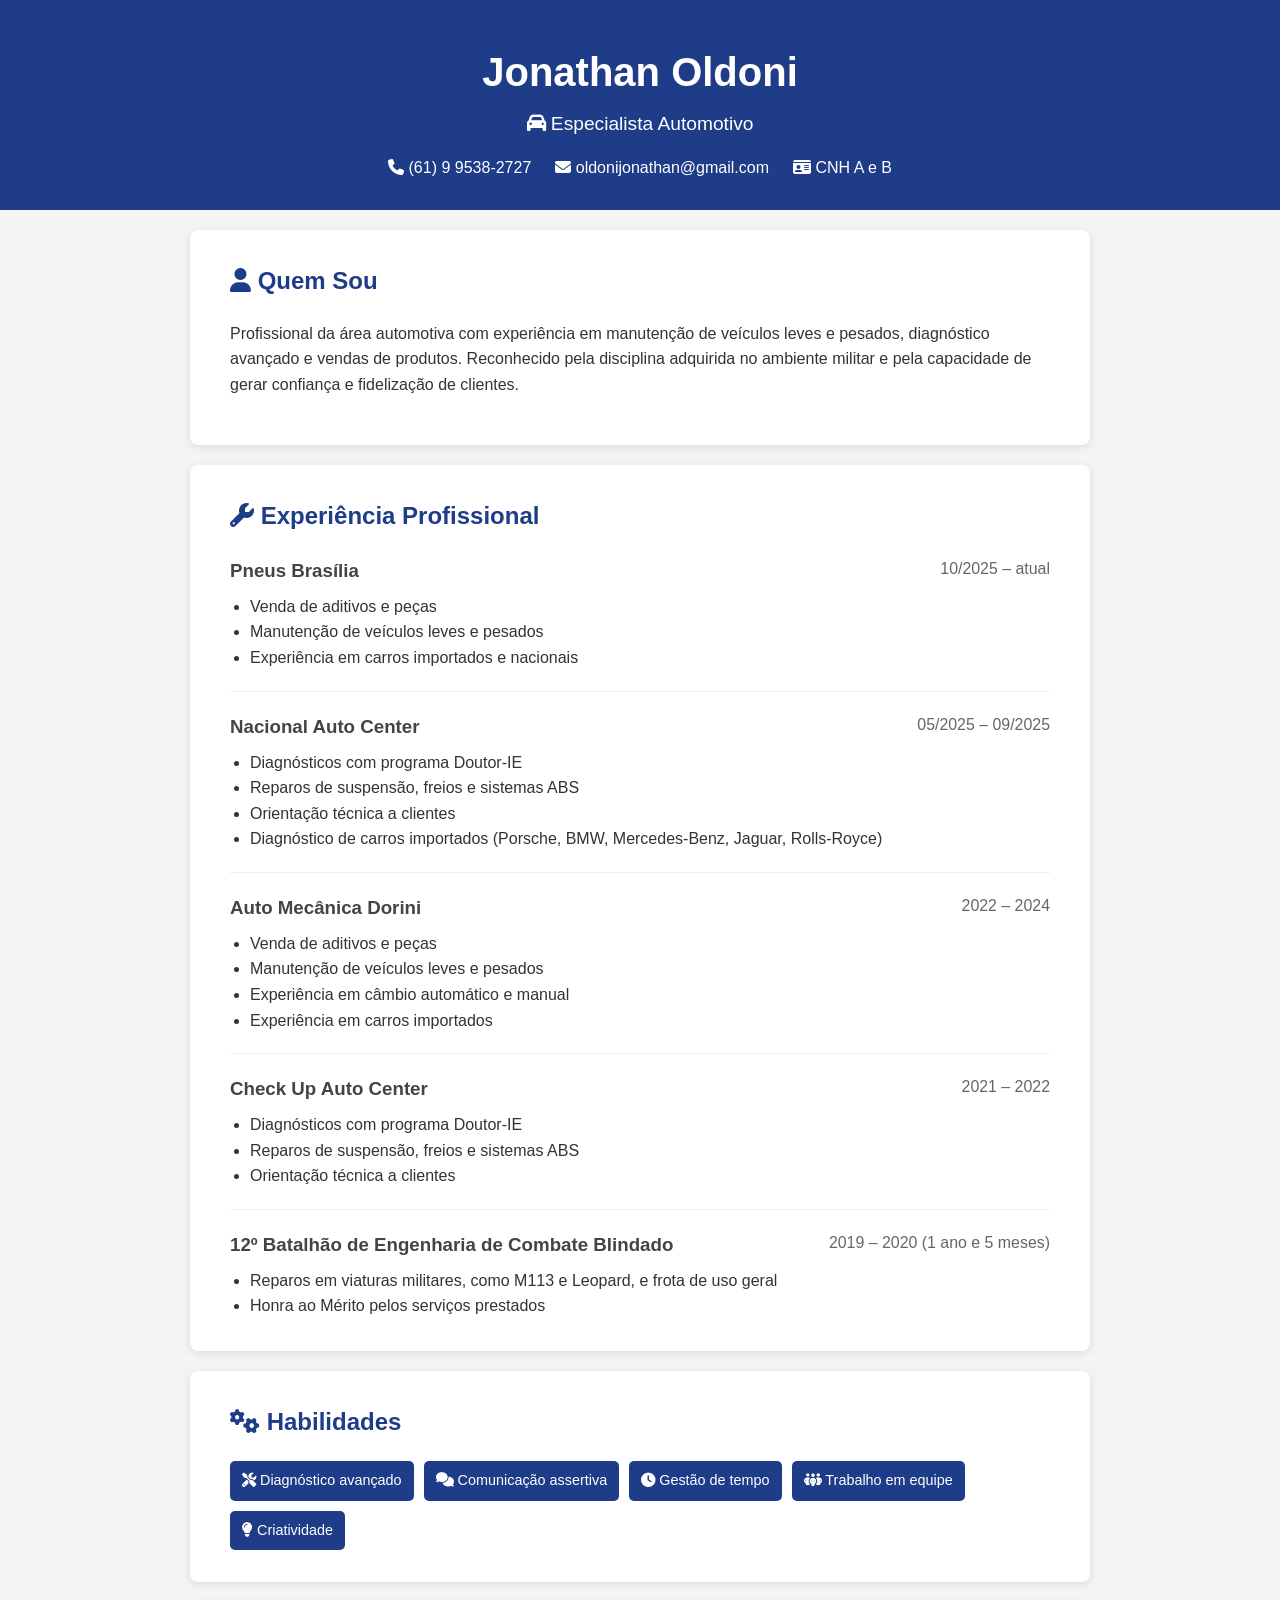
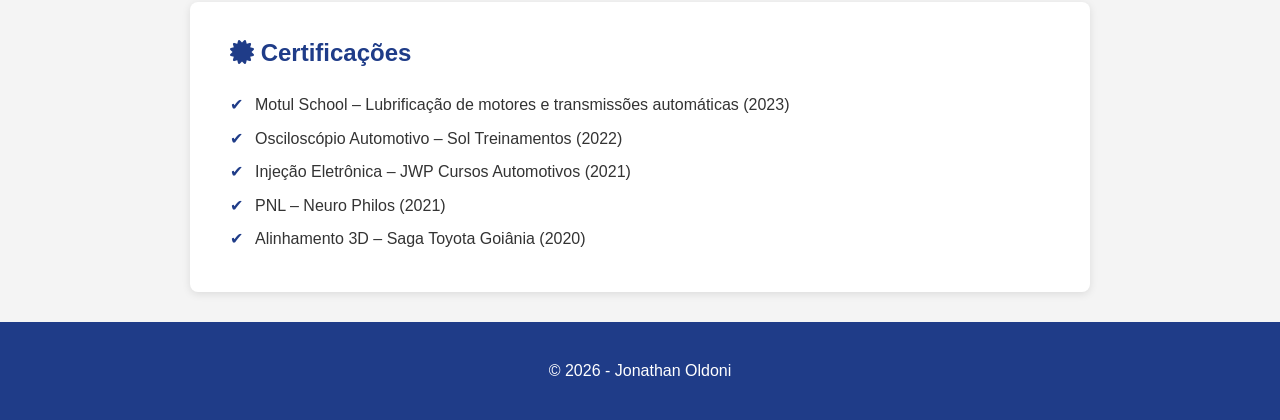
<file: index.html>
<!DOCTYPE html>
<html lang="pt-BR">
<head>
  <meta charset="UTF-8">
  <meta name="viewport" content="width=device-width, initial-scale=1.0">
  <meta name="description" content="Currículo de Jonathan Oldoni, especialista automotivo com experiência em diagnóstico, manutenção de veículos leves e pesados e vendas.">
  <title>Jonathan Oldoni - Especialista Automotivo</title>
  <link rel="stylesheet" href="https://cdnjs.cloudflare.com/ajax/libs/font-awesome/6.4.0/css/all.min.css">
  <link rel="stylesheet" href="style.css">
</head>
<body>
  <header>
    <div class="container">
      <h1>Jonathan Oldoni</h1>
      <p class="role"><i class="fa-solid fa-car" aria-hidden="true"></i> Especialista Automotivo</p>

      <ul class="contact">
        <li>
          <a href="tel:+5561995382727">
            <i class="fa-solid fa-phone" aria-hidden="true"></i> (61) 9 9538-2727
          </a>
        </li>
        <li>
          <a href="mailto:oldonijonathan@gmail.com">
            <i class="fa-solid fa-envelope" aria-hidden="true"></i> oldonijonathan@gmail.com
          </a>
        </li>
        <li>
          <i class="fa-solid fa-id-card" aria-hidden="true"></i> CNH A e B
        </li>
      </ul>
    </div>
  </header>

  <main>
    <section class="about">
      <h2><i class="fa-solid fa-user" aria-hidden="true"></i> Quem Sou</h2>
      <p>Profissional da área automotiva com experiência em manutenção de veículos leves e pesados, diagnóstico avançado e vendas de produtos. Reconhecido pela disciplina adquirida no ambiente militar e pela capacidade de gerar confiança e fidelização de clientes.</p>
    </section>

    <section class="experience">
      <h2><i class="fa-solid fa-wrench" aria-hidden="true"></i> Experiência Profissional</h2>

      <article class="job">
        <h3>Pneus Brasília <span class="period">10/2025 – atual</span></h3>
        <ul>
          <li>Venda de aditivos e peças</li>
          <li>Manutenção de veículos leves e pesados</li>
          <li>Experiência em carros importados e nacionais</li>
        </ul>
      </article>

      <article class="job">
        <h3>Nacional Auto Center <span class="period">05/2025 – 09/2025</span></h3>
        <ul>
          <li>Diagnósticos com programa Doutor-IE</li>
          <li>Reparos de suspensão, freios e sistemas ABS</li>
          <li>Orientação técnica a clientes</li>
          <li>Diagnóstico de carros importados (Porsche, BMW, Mercedes-Benz, Jaguar, Rolls-Royce)</li>
        </ul>
      </article>

      <article class="job">
        <h3>Auto Mecânica Dorini <span class="period">2022 – 2024</span></h3>
        <ul>
          <li>Venda de aditivos e peças</li>
          <li>Manutenção de veículos leves e pesados</li>
          <li>Experiência em câmbio automático e manual</li>
          <li>Experiência em carros importados</li>
        </ul>
      </article>

      <article class="job">
        <h3>Check Up Auto Center <span class="period">2021 – 2022</span></h3>
        <ul>
          <li>Diagnósticos com programa Doutor-IE</li>
          <li>Reparos de suspensão, freios e sistemas ABS</li>
          <li>Orientação técnica a clientes</li>
        </ul>
      </article>

      <article class="job">
        <h3>12º Batalhão de Engenharia de Combate Blindado <span class="period">2019 – 2020 (1 ano e 5 meses)</span></h3>
        <ul>
          <li>Reparos em viaturas militares, como M113 e Leopard, e frota de uso geral</li>
          <li>Honra ao Mérito pelos serviços prestados</li>
        </ul>
      </article>
    </section>

    <section class="skills">
      <h2><i class="fa-solid fa-gears" aria-hidden="true"></i> Habilidades</h2>
      <ul class="skill-list">
        <li><i class="fa-solid fa-screwdriver-wrench" aria-hidden="true"></i> Diagnóstico avançado</li>
        <li><i class="fa-solid fa-comments" aria-hidden="true"></i> Comunicação assertiva</li>
        <li><i class="fa-solid fa-clock" aria-hidden="true"></i> Gestão de tempo</li>
        <li><i class="fa-solid fa-people-group" aria-hidden="true"></i> Trabalho em equipe</li>
        <li><i class="fa-solid fa-lightbulb" aria-hidden="true"></i> Criatividade</li>
      </ul>
    </section>

    <section class="certifications">
      <h2><i class="fa-solid fa-certificate" aria-hidden="true"></i> Certificações</h2>
      <ul>
        <li>Motul School – Lubrificação de motores e transmissões automáticas (2023)</li>
        <li>Osciloscópio Automotivo – Sol Treinamentos (2022)</li>
        <li>Injeção Eletrônica – JWP Cursos Automotivos (2021)</li>
        <li>PNL – Neuro Philos (2021)</li>
        <li>Alinhamento 3D – Saga Toyota Goiânia (2020)</li>
      </ul>
    </section>
  </main>

  <footer>
    <p>© <span id="ano">2026</span> - Jonathan Oldoni</p>
  </footer>

  <script>
    // Mantém o ano do rodapé sempre atualizado
    document.getElementById('ano').textContent = new Date().getFullYear();
  </script>
</body>
</html>
</file>
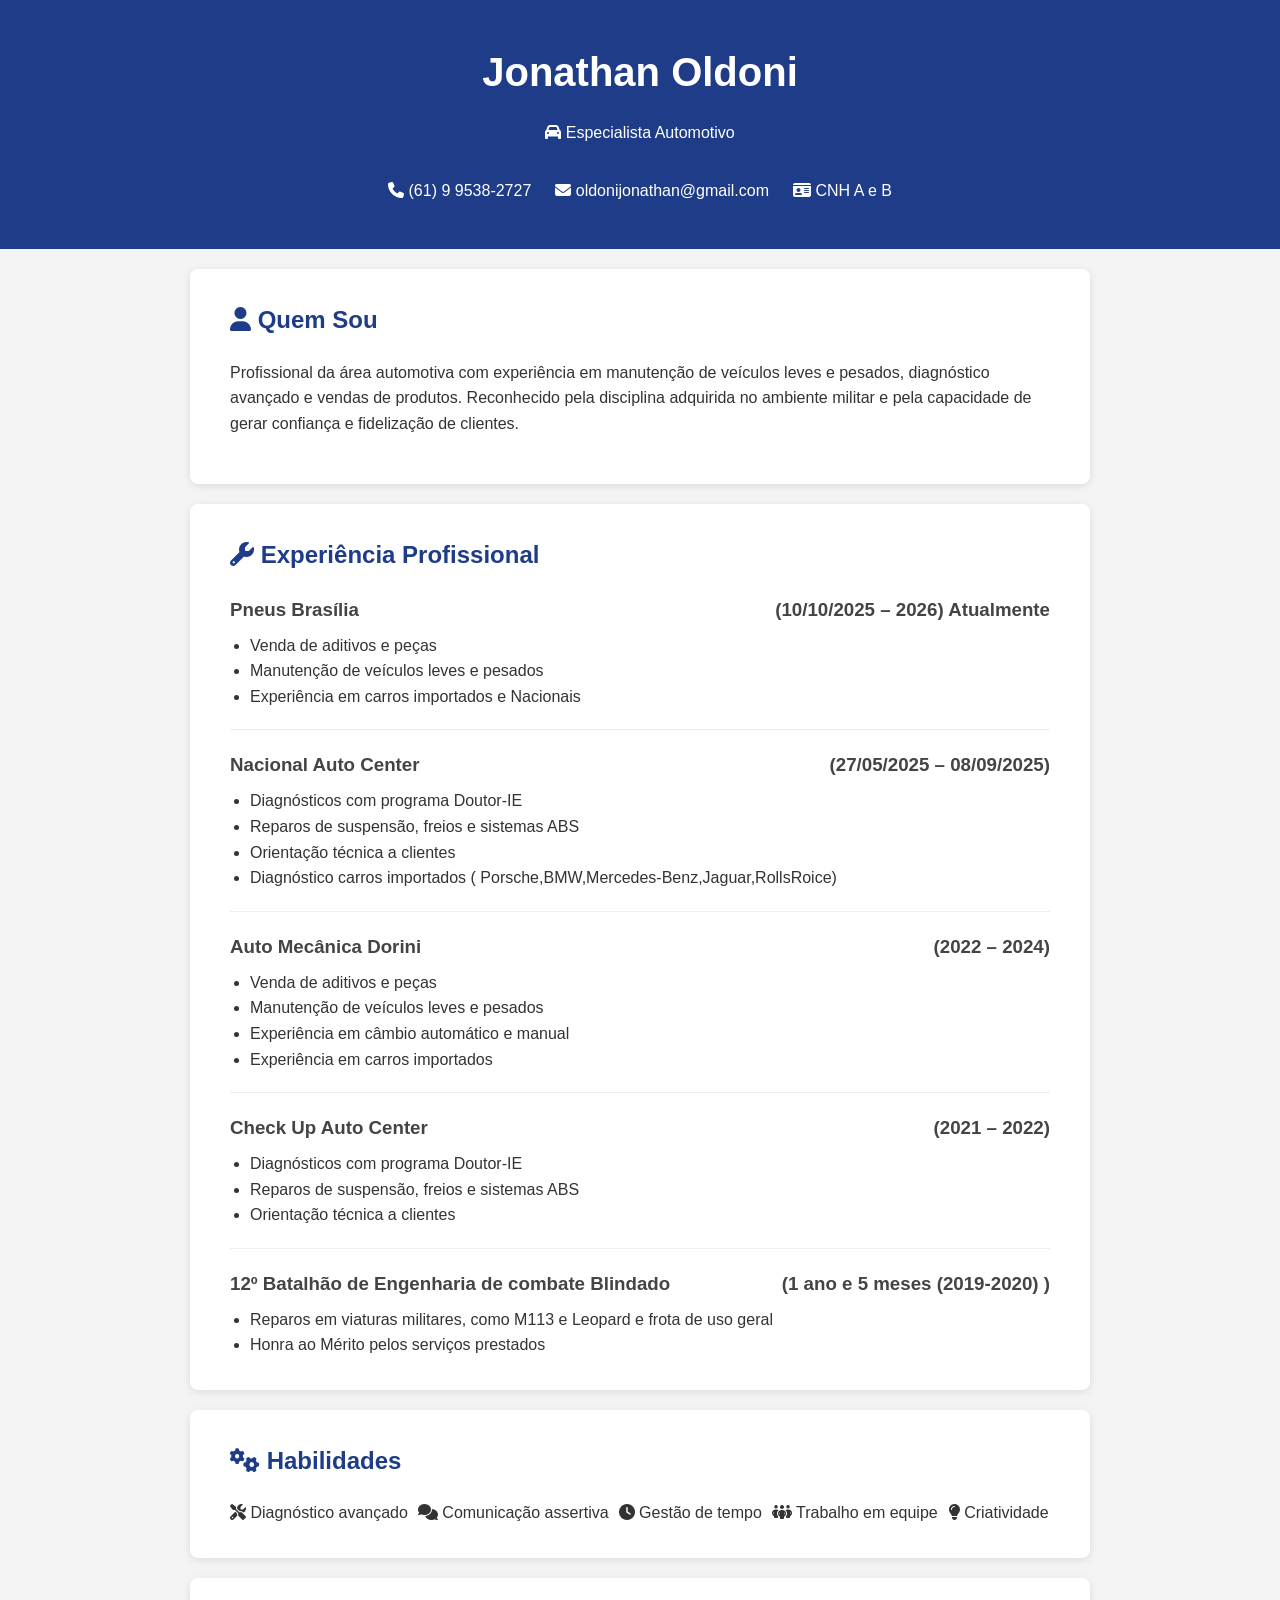
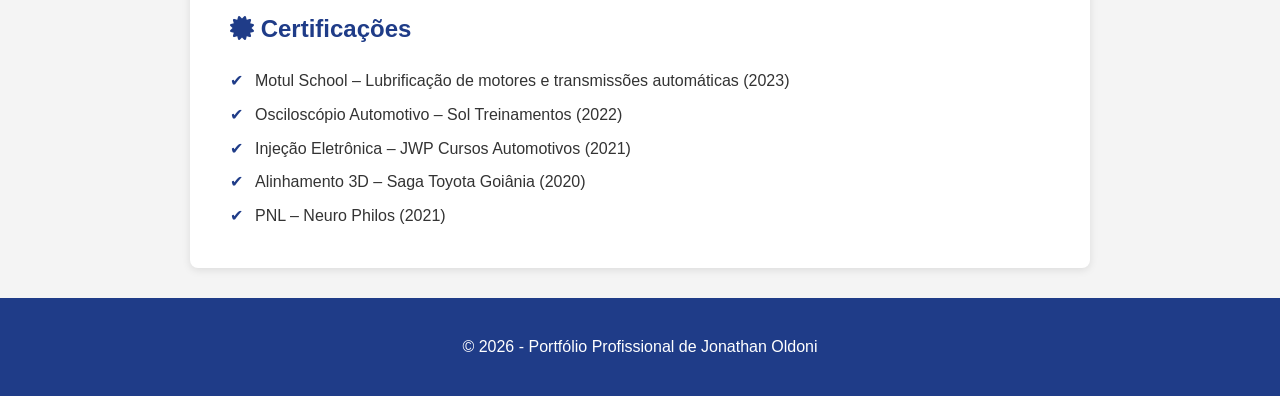
<file: mecanico.html>
<!DOCTYPE html>
<html lang="pt-BR">
<head>
  <meta charset="UTF-8">
  <meta name="viewport" content="width=device-width, initial-scale=1.0">
  <title>Portfólio - Jonathan Oldoni</title>
  <link rel="stylesheet" href="style.css">
  <link rel="stylesheet" href="https://cdnjs.cloudflare.com/ajax/libs/font-awesome/6.4.0/css/all.min.css">
</head>
<body>
  <header>
    <div class="container">
      <h1>Jonathan Oldoni</h1>
      <p><i class="fa-solid fa-car"></i> Especialista Automotivo</p>
      <div class="contact">
        <p><i class="fa-solid fa-phone"></i> (61) 9 9538-2727 </p>
        <p><i class="fa-solid fa-envelope"></i> oldonijonathan@gmail.com</p>
        <p><i class="fa-solid fa-id-card"></i> CNH A e B</p>
      </div>
    </div>
  </header>

  <section class="about">
    <h2><i class="fa-solid fa-user"></i> Quem Sou</h2>
    <p>Profissional da área automotiva com experiência em manutenção de veículos leves e pesados, diagnóstico avançado e vendas de produtos. Reconhecido pela disciplina adquirida no ambiente militar e pela capacidade de gerar confiança e fidelização de clientes.</p>
  </section>

  <section class="experience">
    <h2><i class="fa-solid fa-wrench"></i> Experiência Profissional</h2>


    <div class="job">
      <h3>Pneus Brasília <span>(10/10/2025 – 2026) Atualmente </span></h3>
      <ul>
        <li>Venda de aditivos e peças</li>
        <li>Manutenção de veículos leves e pesados</li>
        <li>Experiência em carros importados e Nacionais</li>
      </ul>
    </div>

      <div class="job">
      <h3>Nacional Auto Center <span>(27/05/2025 – 08/09/2025)</span></h3>
      <ul>
        <li>Diagnósticos com programa Doutor-IE</li>
        <li>Reparos de suspensão, freios e sistemas ABS</li>
        <li>Orientação técnica a clientes</li>
        <li>Diagnóstico carros importados ( Porsche,BMW,Mercedes-Benz,Jaguar,RollsRoice)</li>
      </ul>
    </div>


    <div class="job">
      <h3>Auto Mecânica Dorini <span>(2022 – 2024)</span></h3>
      <ul>
        <li>Venda de aditivos e peças</li>
        <li>Manutenção de veículos leves e pesados</li>
        <li>Experiência em câmbio automático e manual</li>
        <li>Experiência em carros importados</li>
      </ul>
    </div>


    <div class="job">
      <h3>Check Up Auto Center <span>(2021 – 2022)</span></h3>
      <ul>
        <li>Diagnósticos com programa Doutor-IE</li>
        <li>Reparos de suspensão, freios e sistemas ABS</li>
        <li>Orientação técnica a clientes</li>
      </ul>
    </div>


    <div class="job">
      <h3>12º Batalhão de Engenharia de combate Blindado <span>(1 ano e 5 meses  (2019-2020) )</span></h3>
      <ul>
        <li>Reparos em viaturas militares, como M113 e Leopard e frota de uso geral</li>
        <li>Honra ao Mérito pelos serviços prestados</li>
      </ul>
    </div>
    


  </section>
  <section class="skills">
    <h2><i class="fa-solid fa-gears"></i> Habilidades</h2>
    <div class="skill-list">
      <span><i class="fa-solid fa-screwdriver-wrench"></i> Diagnóstico avançado</span>
      <span><i class="fa-solid fa-comments"></i> Comunicação assertiva</span>
      <span><i class="fa-solid fa-clock"></i> Gestão de tempo</span>
      <span><i class="fa-solid fa-people-group"></i> Trabalho em equipe</span>
      <span><i class="fa-solid fa-lightbulb"></i> Criatividade</span>
    </div>
  </section>

  <section class="certifications">
    <h2><i class="fa-solid fa-certificate"></i> Certificações</h2>
    <ul>
      <li>Motul School – Lubrificação de motores e transmissões automáticas (2023)</li>
      <li>Osciloscópio Automotivo – Sol Treinamentos (2022)</li>
      <li>Injeção Eletrônica – JWP Cursos Automotivos (2021)</li>
      <li>Alinhamento 3D – Saga Toyota Goiânia (2020)</li>
      <li>PNL – Neuro Philos (2021)</li>
    </ul>
  </section>

  <footer>
    <p>© 2026 - Portfólio Profissional de Jonathan Oldoni</p>
  </footer>
</body>
</html>
</file>
<file: style.css>
/* ===== Variáveis: troque aqui e muda o site todo ===== */
:root {
  --cor-primaria: #1f3c88;
  --cor-texto: #333;
  --cor-texto-suave: #666;
  --cor-fundo: #f4f4f4;
  --cor-card: #fff;
  --raio: 8px;
  --sombra: 0 2px 8px rgba(0, 0, 0, 0.1);
}

* {
  box-sizing: border-box;
}

body {
  font-family: 'Segoe UI', Tahoma, Geneva, Verdana, sans-serif;
  margin: 0;
  background-color: var(--cor-fundo);
  color: var(--cor-texto);
  line-height: 1.6;
}

/* ===== Cabeçalho ===== */
header {
  background: var(--cor-primaria);
  color: #fff;
  padding: 30px 16px;
  text-align: center;
}

header h1 {
  margin: 10px 0 0;
  font-size: 2.5em;
}

.role {
  font-size: 1.2em;
  margin: 5px 0 15px;
}

.contact {
  list-style: none;
  padding: 0;
  margin: 0;
  display: flex;
  flex-wrap: wrap;
  justify-content: center;
  gap: 8px 24px;
}

.contact a {
  color: #fff;
  text-decoration: none;
}

.contact a:hover,
.contact a:focus-visible {
  text-decoration: underline;
}

/* ===== Seções ===== */
main {
  padding: 0 16px;
}

section {
  padding: 32px 40px;
  background: var(--cor-card);
  margin: 20px auto;
  max-width: 900px;
  border-radius: var(--raio);
  box-shadow: var(--sombra);
}

section h2 {
  color: var(--cor-primaria);
  margin: 0 0 20px;
}

/* ===== Experiência ===== */
.job + .job {
  margin-top: 20px;
  padding-top: 20px;
  border-top: 1px solid #eee;
}

.job h3 {
  margin: 0 0 8px;
  color: #444;
  display: flex;
  flex-wrap: wrap;
  justify-content: space-between;
  gap: 4px 12px;
}

.period {
  font-size: 0.85em;
  font-weight: normal;
  color: var(--cor-texto-suave);
}

.job ul {
  margin: 0;
  padding-left: 20px;
}

/* ===== Habilidades ===== */
.skill-list {
  list-style: none;
  padding: 0;
  margin: 0;
  display: flex;
  flex-wrap: wrap;
  gap: 10px;
}

.skill-list li {
  background: var(--cor-primaria);
  color: #fff;
  padding: 8px 12px;
  border-radius: 5px;
  font-size: 0.9em;
}

/* ===== Certificações ===== */
.certifications ul {
  list-style: none;
  padding: 0;
  margin: 0;
}

.certifications li {
  margin: 8px 0;
  padding-left: 25px;
  position: relative;
}

.certifications li::before {
  content: "✔";
  position: absolute;
  left: 0;
  color: var(--cor-primaria);
}

/* ===== Rodapé ===== */
footer {
  text-align: center;
  padding: 20px;
  background: var(--cor-primaria);
  color: #fff;
  margin-top: 30px;
}

/* ===== Celular ===== */
@media (max-width: 600px) {
  header h1 {
    font-size: 2em;
  }

  section {
    padding: 24px 20px;
  }

  .contact {
    flex-direction: column;
  }
}

/* ===== Impressão: currículo limpo em papel ou PDF ===== */
@media print {
  body {
    background: #fff;
  }

  header,
  footer {
    background: none;
    color: #000;
  }

  .contact a {
    color: #000;
  }

  section {
    box-shadow: none;
    margin: 0 auto;
    padding: 12px 0;
  }

  .skill-list li {
    background: none;
    color: #000;
    border: 1px solid #999;
  }

  .job {
    break-inside: avoid;
  }

  footer {
    display: none;
  }
}
</file>
